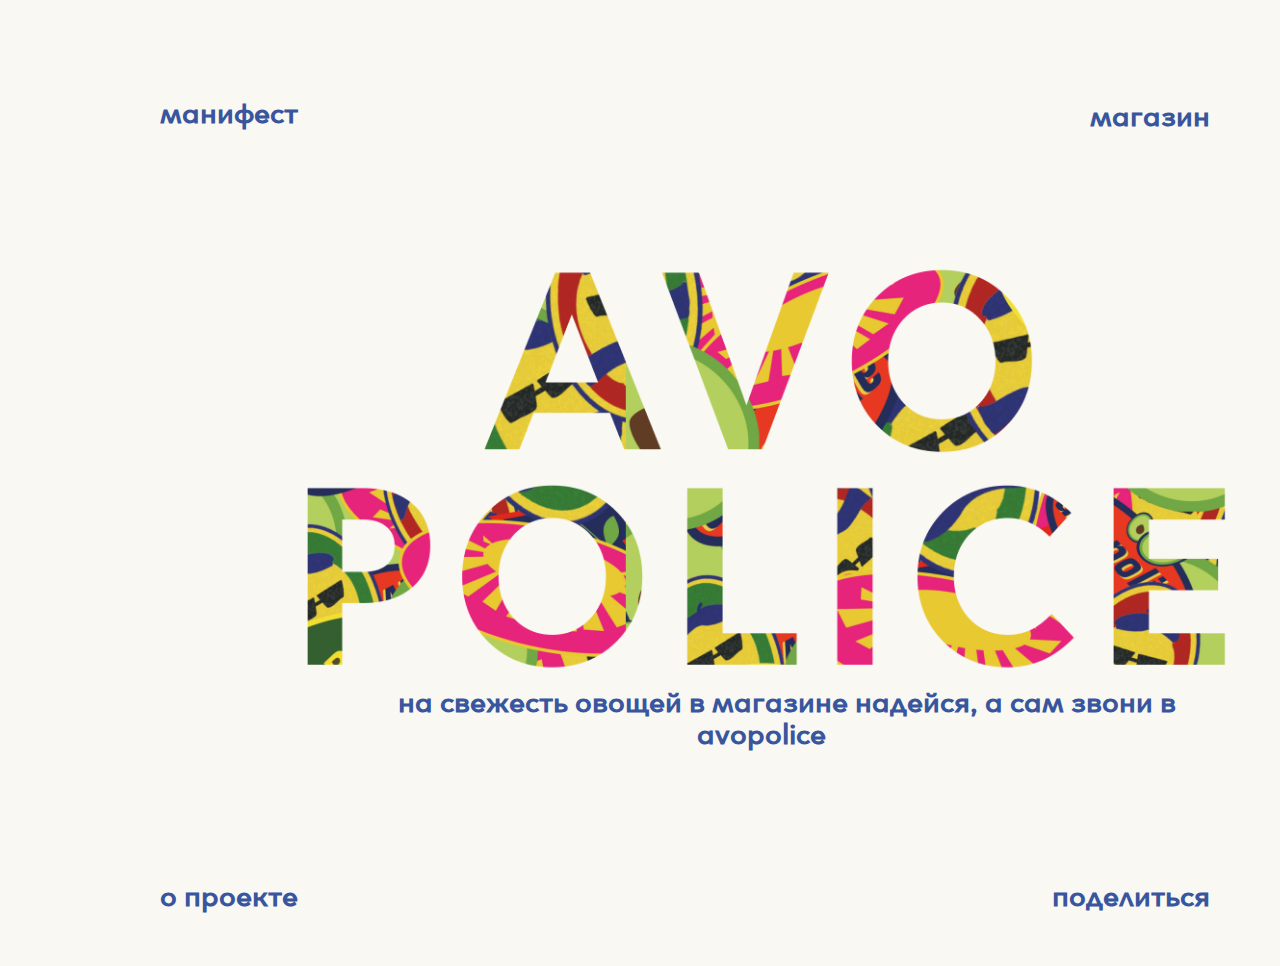
<file: index.html>
<!DOCTYPE html>
<html lang="ru">
<head>
    <meta charset="UTF-8">
    <meta name="viewport" content="width=device-width, initial-scale=1.0">
    <title>Avopolice check</title>
    <link rel="stylesheet" href="styles/main.css">
</head>
 <body>
    <div class="wrapper">
      <div class="info">
        <h2>
        <div class="menu_top">
          <a class="manifesto" href="PAGES/manifesto.html">манифест</a>
          <div class="shop">
          <a href="PAGES/shop.html">магазин</a>
          </div>
          <!-- <a class="shop" href="PAGES/manifesto.html">магазин</a> -->
        </div>
        <div class="menu_bottom">
          <a class="project" href="PAGES/aboutproject.html">о проекте</a>
          <a class="share" href="PAGES/share.html">поделиться</a>
        </div>
        </h2>
      </div>
      <div class="img_menu">
        <div class="logo_and_phrase">
          <img class="avopolice" src="img/AVO.png" alt="">
          <h2 id="phrase">
              <a id="phrase">на свежесть овощей в магазине надейся, а сам звони в avopolice</a>
          </h2>
        </div>
      </div>
    </div>
    <di v id="canvas"></div>
    <scricpt src="js/p5.min.js"></script>
    <scripct src="js/sketch_index.js"></script>
 </body>
</html>
</file>
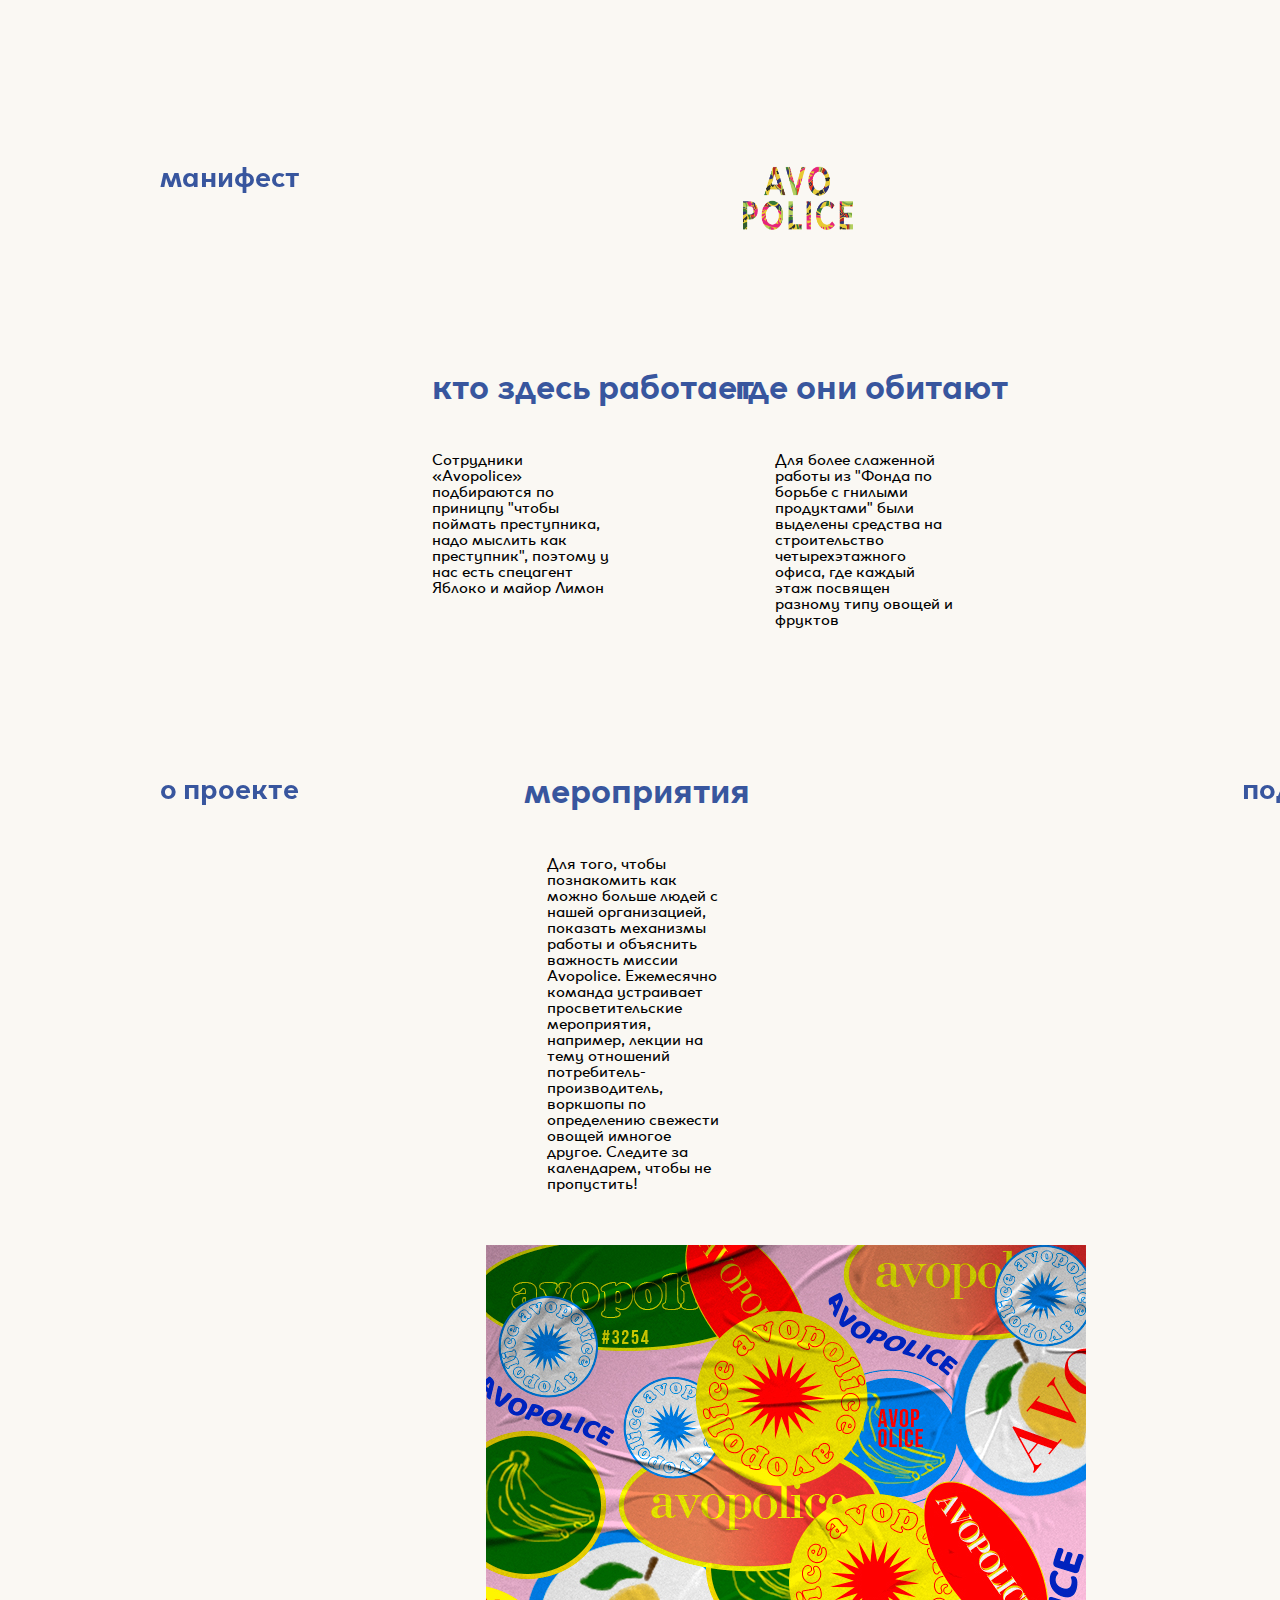
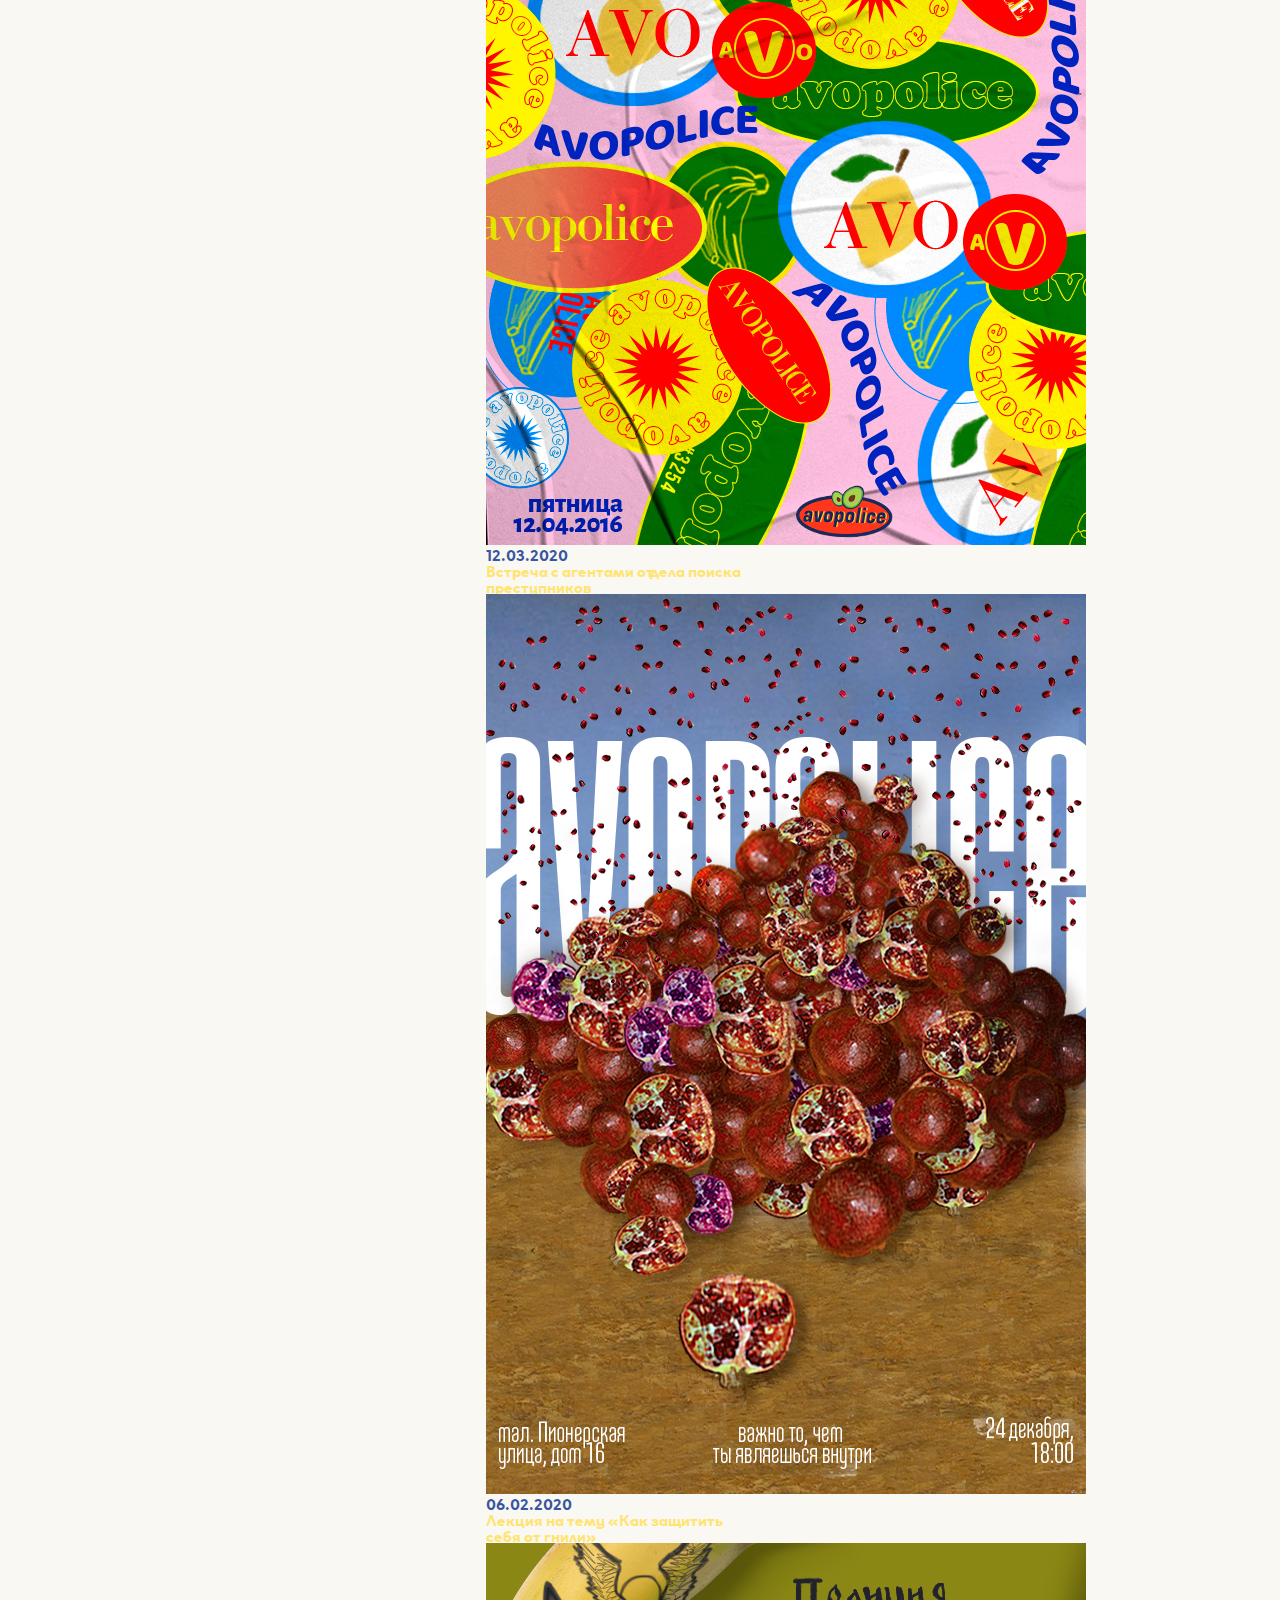
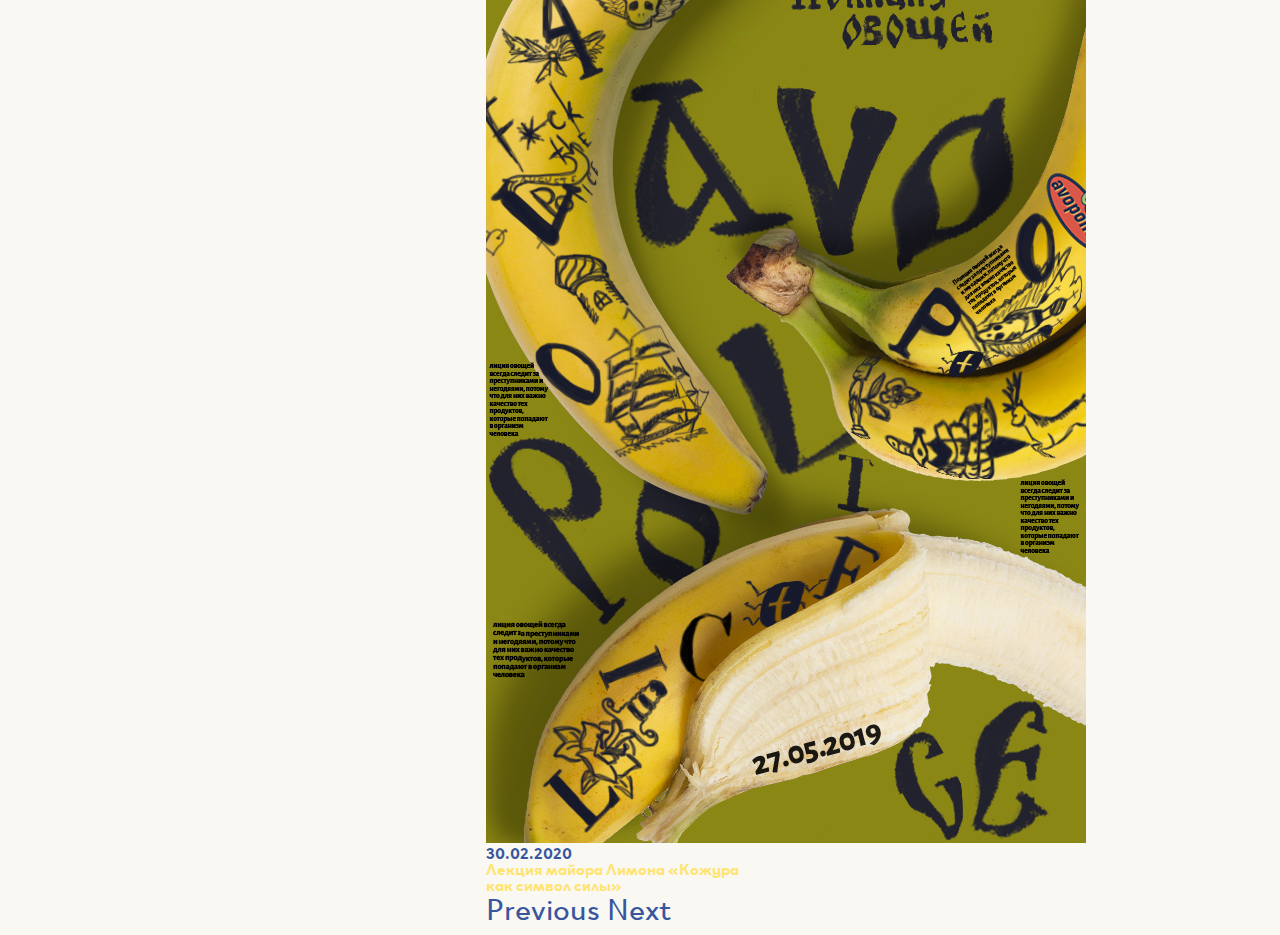
<file: PAGES/aboutproject.html>
<!DOCTYPE html>
<html lang="ru">
<head>
    <meta charset="UTF-8">
    <meta name="viewport" content="width=device-width, initial-scale=1.0">
    <meta http-equiv="Content-Type" content="text/html; charset=utf-8" />
    <title>Avopolice check</title>
    <link rel="stylesheet" href="https://stackpath.bootstrapcdn.com/bootstrap/4.5.0/css/bootstrap.min.css" integrity="sha384-9aIt2nRpC12Uk9gS9baDl411NQApFmC26EwAOH8WgZl5MYYxFfc+NcPb1dKGj7Sk" crossorigin="anonymous">
    <link rel="stylesheet" href="../styles/aboutproject.css">
</head>
 <body>
      <div class="grid_wrapper">
        <div class="wrapper">
          <div class="info">
            <h2>
            <div class="menu_top">
              <a class="manifesto" href="manifesto.html">манифест</a>
              <div class="menu_logo">
                <p><a href="../index.html"><img id="super_logo" src="../img/AVO.png"  class="menu_logo_img"></a></p>

              </div>
              <div class="shop">
              <a href="../PAGES/shop.html">магазин</a>
              </div>
              <!-- <a class="shop" href="PAGES/manifesto.html">магазин</a> -->
            </div>
            <div class="menu_bottom">
              <a class="project" href="../PAGES/aboutproject.html">о проекте</a>
              <a class="share" href="../PAGES/share.html">поделиться</a>
            </div>
            </h2>
          </div>
        </div>
      </div>

              <div class="row_manifesto">
                <div class="block_1">
                    <div class="number">
                      <h2 id="item_number" >кто здесь работает</h2>
                    </div>

                      <div class="number_text">
                       <p id="">Сотрудники «Avopolice» подбираются по приницпу "чтобы поймать преступника, надо мыслить как преступник", поэтому у нас есть спецагент Яблоко и майор Лимон</p>
                     </div>
                </div>

                <div class="block_2">
                  <div class="number">
                    <h2 id="item_number" >где они обитают</h2>
                  </div>
                  <div class="number_text">
                   <p>Для более слаженной работы из "Фонда по борьбе с гнилыми продуктами" были выделены средства на строительство четырехэтажного офиса, где каждый этаж посвящен разному типу овощей и фруктов</p>
                 </div>
               </div>

                <div class="block_3">
                  <div class="number">
                    <h2 id="item_number" >мероприятия</h2>
                  </div>

                  <div class="number_text">
                   <p> Для того, чтобы познакомить как можно больше людей с нашей организацией, показать механизмы работы и объяснить важность миссии Avopolice. Ежемесячно команда устраивает просветительские мероприятия, например, лекции на тему  отношений потребитель-производитель, воркшопы по определению свежести овощей имногое другое. Следите за календарем, чтобы не пропустить! </p>
                 </div>
                </div>
            </div>

          <div class="poster_gallery">
            <div id="carouselExampleCaptions" class="carousel slide" data-ride="carousel">
                  <ol class="carousel-indicators">
                    <li data-target="#carouselExampleCaptions" data-slide-to="0" class="active"></li>
                    <li data-target="#carouselExampleCaptions" data-slide-to="1"></li>
                    <li data-target="#carouselExampleCaptions" data-slide-to="2"></li>
                  </ol>
                  <div class="carousel-inner">
                    <div class="carousel-item active">
                      <img src="../img/poster1.jpg" class="d-block w-100" class="pages" alt="...">
                      <div class="carousel-caption d-none d-md-block">
                        <h5>12.03.2020</h5>
                        <p>Встреча с агентами отдела поиска преступников</p>
                      </div>
                    </div>
                    <div class="carousel-item">
                      <img src="../img/poster2.jpg" class="d-block w-100" class="pages" alt="...">
                      <div class="carousel-caption d-none d-md-block">
                        <h5>06.02.2020</h5>
                        <p>Лекция на тему «Как защитить себя от гнили»</p>
                      </div>
                    </div>
                    <div class="carousel-item">
                      <img src="../img/poster3.jpg" class="d-block w-100" class="pages" alt="...">
                      <div class="carousel-caption d-none d-md-block">
                        <h5>30.02.2020</h5>
                        <p>Лекция майора Лимона «Кожура как символ силы»</p>
                      </div>
                    </div>
                  </div>
                  <a class="carousel-control-prev" href="#carouselExampleCaptions" role="button" data-slide="prev">
                    <span class="carousel-control-prev-icon" aria-hidden="true"></span>
                    <span class="sr-only">Previous</span>
                  </a>
                  <a class="carousel-control-next" href="#carouselExampleCaptions" role="button" data-slide="next">
                    <span class="carousel-control-next-icon" aria-hidden="true"></span>
                    <span class="sr-only">Next</span>
                  </a>
              </div>
          </div>





    <!-- <div id="canvas"></div> -->
    <script src="../javascript/manifesto.js" charset="utf-8"></script>
    <script src="https://code.jquery.com/jquery-3.5.1.slim.min.js" integrity="sha384-DfXdz2htPH0lsSSs5nCTpuj/zy4C+OGpamoFVy38MVBnE+IbbVYUew+OrCXaRkfj" crossorigin="anonymous"></script>
<script src="https://cdn.jsdelivr.net/npm/popper.js@1.16.0/dist/umd/popper.min.js" integrity="sha384-Q6E9RHvbIyZFJoft+2mJbHaEWldlvI9IOYy5n3zV9zzTtmI3UksdQRVvoxMfooAo" crossorigin="anonymous"></script>
<script src="https://stackpath.bootstrapcdn.com/bootstrap/4.5.0/js/bootstrap.min.js" integrity="sha384-OgVRvuATP1z7JjHLkuOU7Xw704+h835Lr+6QL9UvYjZE3Ipu6Tp75j7Bh/kR0JKI" crossorigin="anonymous"></script>
 </body>
</file>
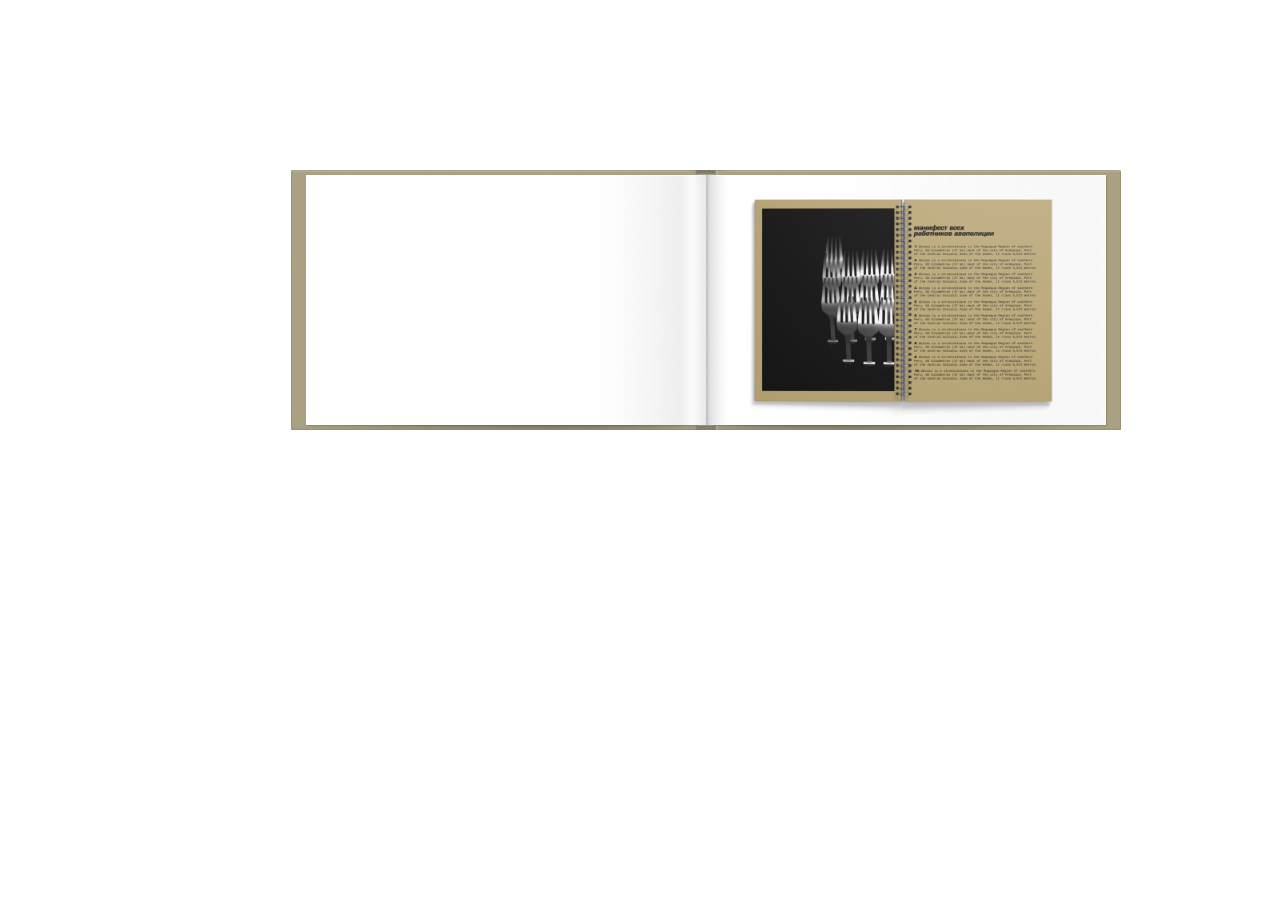
<file: PAGES/book.html>
<!DOCTYPE html>
<html>
    <head>
		<meta http-equiv="Content-Type" content="text/html; charset=utf-8" />
		<link rel="stylesheet" href="../styles/book.css">
	</head>
	<body>
		<div id="book">
			<canvas id="pageflip-canvas"></canvas>
			<div id="pages">
				<section style="z-index: 1">
					<div>
						<img id="bookpage" src="../img/book1.png" alt="">
					</div>
				</section>
				<section style="z-index: 2">
					<div>
						<img id="bookpage" src="../img/Book2.png" alt="">
					</div>
				</section>
				<section style="z-index: 3">
					<div>
						<img id="bookpage" src="../img/book3.png" alt="">
					</div>
				</section>
				<section style="z-index: 4">
					<div>
					<img id="bookpage" src="../img/Book4.png" alt="">
					</div>
				</section>
			</div>
		</div>
	 <script src="../javascript/book.js" charset="utf-8"></script>
	</body>
<html>
</file>
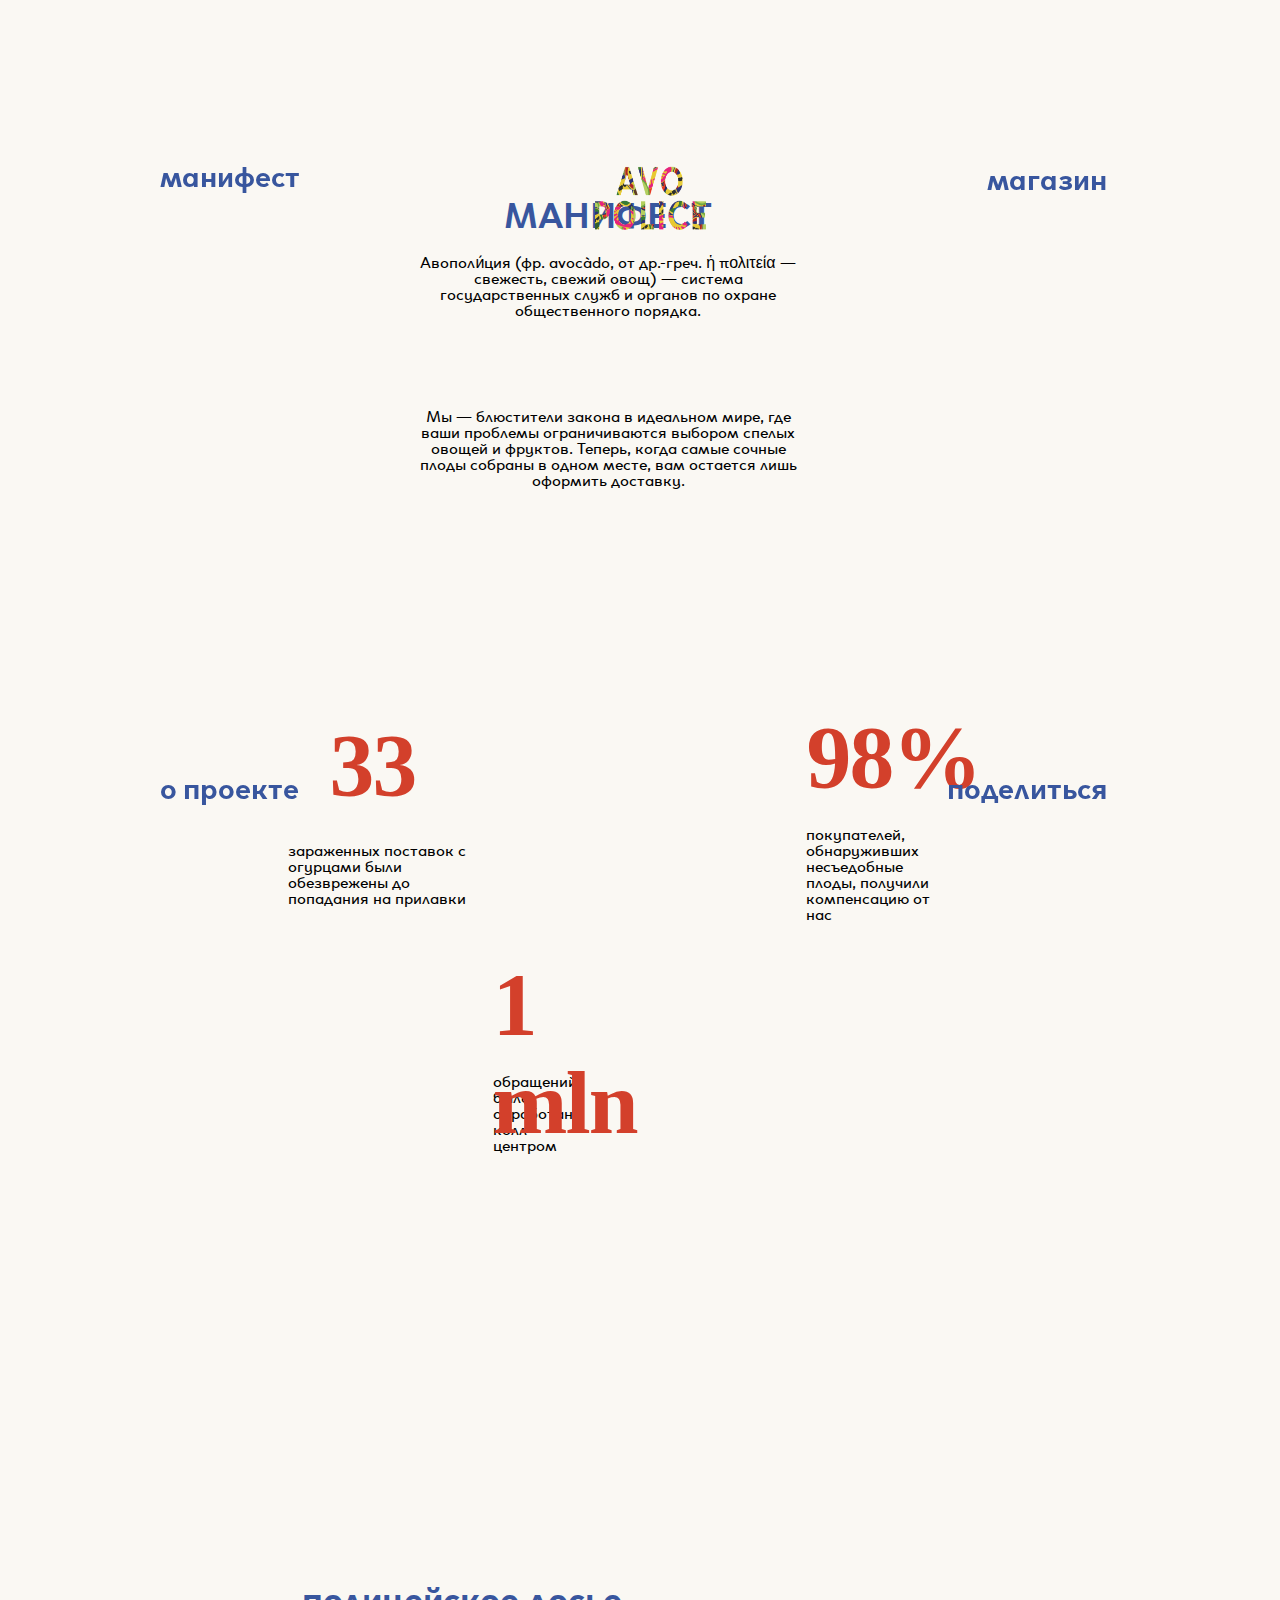
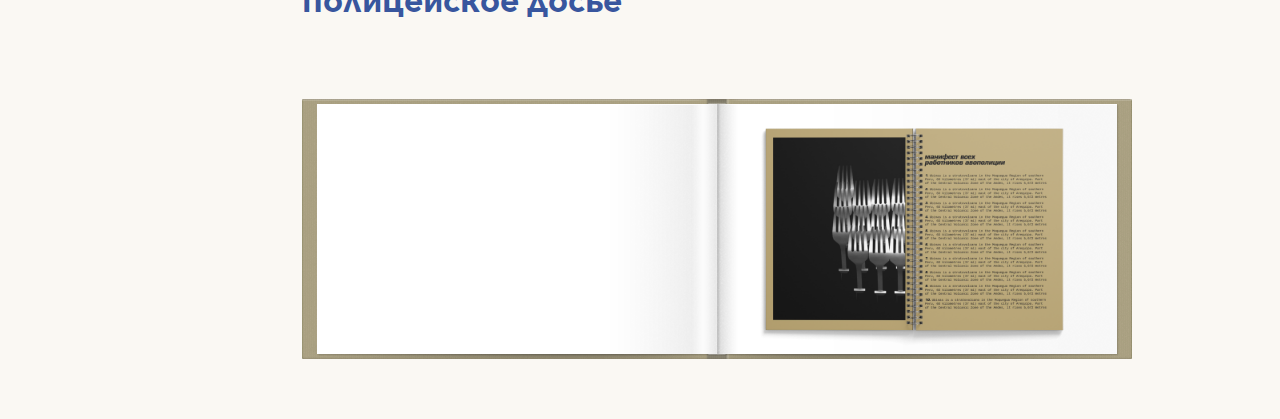
<file: PAGES/manifesto.html>
<!DOCTYPE html>
<html lang="ru">
<head>
    <meta charset="UTF-8">
    <meta name="viewport" content="width=device-width, initial-scale=1.0">
    <meta http-equiv="Content-Type" content="text/html; charset=utf-8" />
    <title>Avopolice check</title>
    <link rel="stylesheet" href="../styles/manifesto.css">
    <link rel="stylesheet" href="../styles/book.css">
</head>
 <body>
      <div class="grid_wrapper">
        <div class="wrapper">
          <div class="info">
            <h2>
            <div class="menu_top">
              <a class="manifesto" href="manifesto.html">манифест</a>
              <div class="menu_logo">
                <p><a href="../index.html"><img id="super_logo" src="../img/AVO.png"  class="menu_logo_img"></a></p>

              </div>
              <div class="shop">
              <a href="../PAGES/shop.html">магазин</a>
              </div>
              <!-- <a class="shop" href="PAGES/manifesto.html">магазин</a> -->
            </div>
            <div class="menu_bottom">
              <a class="project" href="../PAGES/aboutproject.html">о проекте</a>
              <a class="share" href="../PAGES/share.html">поделиться</a>
            </div>
            </h2>
          </div>
        </div>
      </div>
            <div class="content_manifesto">
              <div class="rules">
                <h2>МАНИФЕСТ</h2>
                <p id="manifesto_1">Авополи́ция (фр. avocàdo, от др.-греч. ἡ πολιτεία — свежесть, свежий овощ) — система государственных служб и органов по охране общественного порядка.</p>
                <p id="manifesto_2">Мы — блюстители закона в идеальном мире, где ваши проблемы ограничиваются выбором спелых овощей и фруктов.  Теперь, когда самые сочные плоды собраны в одном месте, вам остается лишь оформить доставку.</p>
              </div>

              <div class="row_manifesto">
                <div class="block_1">
                    <div class="number">
                      <h1 id="item_number" >33</h1>
                    </div>

                      <div class="number_text">
                       <p id="">зараженных поставок с огурцами были обезврежены до попадания на прилавки</p>
                     </div>
                </div>

                <div class="block_2">
                  <div class="number">
                    <h1 id="item_number" >98%</h1>
                  </div>
                  <div class="number_text">
                   <p>покупателей, обнаруживших несъедобные плоды, получили компенсацию от нас</p>
                 </div>
               </div>

                <div class="block_3">
                  <div class="number">
                    <h1 id="item_number" >1 mln</h1>
                  </div>

                  <div class="number_text">
                   <p>обращений было обработано колл-центром</p>
                 </div>
                </div>
            </div>

            <div id="book">
              <h2 id="book_type">полицейское досье</h2>
              <canvas id="pageflip-canvas"></canvas>
              <div id="pages">
                <section style="z-index: 1">
                  <div>
                    <img id="bookpage" src="../img/book1.png" alt="">
                  </div>
                </section>
                <section style="z-index: 2">
                  <div>
                    <img id="bookpage" src="../img/Book2.png" alt="">
                  </div>
                </section>
                <section style="z-index: 3">
                  <div>
                    <img id="bookpage" src="../img/book3.png" alt="">
                  </div>
                </section>
                <section style="z-index: 4">
                  <div>
                  <img id="bookpage" src="../img/Book4.png" alt="">
                  </div>
                </section>
              </div>
            </div>



    <!-- <div id="canvas"></div> -->
    <script src="../javascript/book.js" charset="utf-8"></script>
    <script src="../javascript/manifesto.js" charset="utf-8"></script>

 </body>
</file>
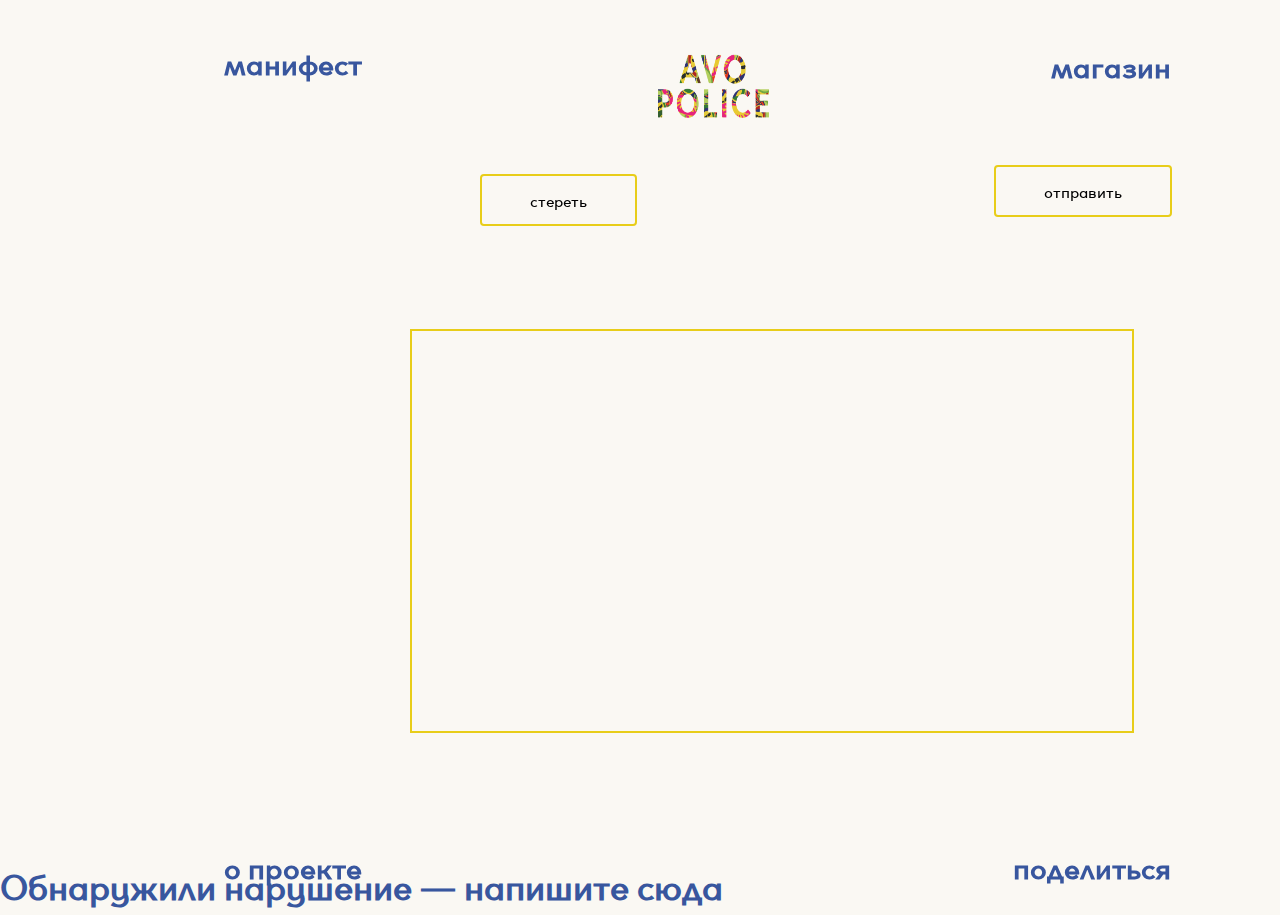
<file: PAGES/share.html>
<!DOCTYPE html>
<html lang="ru">
<head>
    <meta charset="UTF-8">
    <meta name="viewport" content="width=device-width, initial-scale=1.0">
    <title>Avopolice check</title>
    <link rel="stylesheet" href="../styles/share.css">
    <script src="../javascript/share.js"></script>
</head>
 <body>
      <div class="grid">
        <div class="wrapper">
          <div class="info">
            <h2>
            <div class="menu_top">
              <a class="manifesto" href="../PAGES/manifesto.html">манифест</a>
              <div class="menu_logo">
                <p><a href="../index.html"><img id="super_logo" src="../img/AVO.png"  class="menu_logo_img"></a></p>

              </div>
              <div class="menu_shop">
              <a href="../PAGES/shop.html">магазин</a>
              </div>
              <!-- <a class="shop" href="PAGES/manifesto.html">магазин</a> -->
            </div>
            <div class="menu_bottom">
              <a class="project" href="../PAGES/aboutproject.html">о проекте</a>
              <a class="share" href="../PAGES/share.html">поделиться</a>
            </div>
            </h2>
          </div>
        </div>
      </div>
      <div class="type_section">
          <h2 id="share_type">Обнаружили нарушение — напишите сюда</h2>
      </div>
        <div class="questions_section">
          <div class="button">
              <p id="block1" >стереть</p>
          </div>
          <div class="button">
              <p id="block2" >отправить</p>
          </div>
      </div>

      <!-- <div class="my-modal is-hidden">
      <p class="window_text" >Вы уверены,
                    что хотите совершить покупку?
      </div> -->

        <!-- <div class="pepper_red">
          <img  class="pepper_red" src="../img/1x/pepper.png" alt="">
        </div> -->

          <div id="canvas">
            <script src="../javascript/p5.min.js"></script>
          </div>

 </body>
</html>
</file>
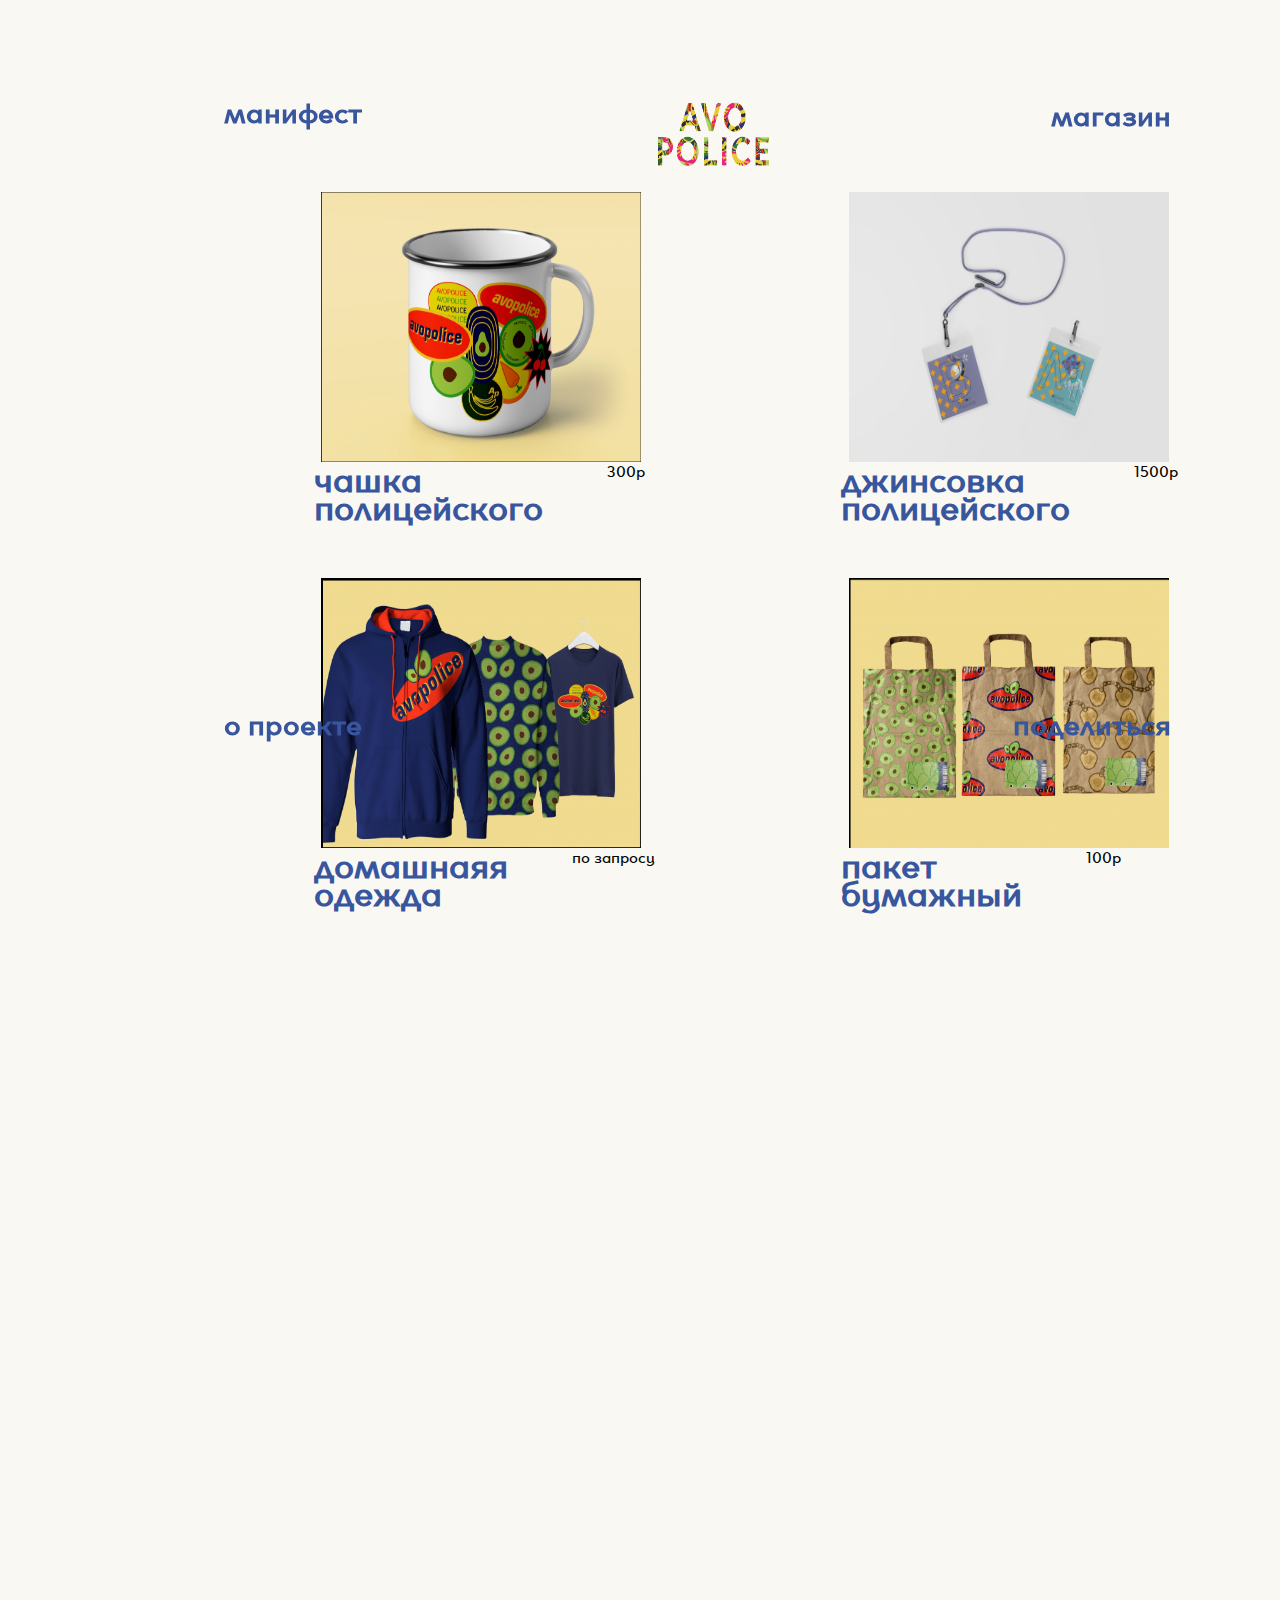
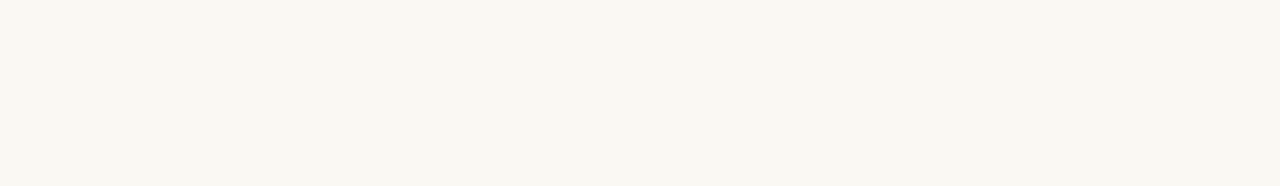
<file: PAGES/shop.html>
<!DOCTYPE html>
<html lang="ru">
<head>
    <meta charset="UTF-8">
    <meta name="viewport" content="width=device-width, initial-scale=1.0">
    <title>Avopolice check</title>
    <link rel="stylesheet" href="../styles/shop.css">
</head>
 <body>
      <div class="grid">
        <div class="wrapper">
          <div class="info">
            <h2>
              <div class="menu_top">
                <a class="manifesto" href="../PAGES/manifesto.html">манифест</a>
                <div class="menu_logo">
                  <p><a href="../index.html"><img id="super_logo" src="../img/AVO.png"  class="menu_logo_img"></a></p>

                </div>
                <div class="menu_shop">
                <a href="../PAGES/shop.html">магазин</a>
                </div>
                <!-- <a class="shop" href="PAGES/manifesto.html">магазин</a> -->
              </div>
              <div class="menu_bottom">
                <a class="project" href="../PAGES/aboutproject.html">о проекте</a>
                <a class="share" href="../PAGES/share.html">поделиться</a>
            </div>
            </h2>
          </div>
        </div>
      </div>
<div class="shop">
    <div class="row_1">
      <div class="block_1">
        <div class="picture">
          <img id="item_img" src="../img/shop/1.jpg" alt="">
        </div>
        <div class="item_info">
          <div class="name">
          <h2>чашка полицейского</h2>
          </div>
          <div class="cost">
            <p>300p</p>
            <!-- <h2>300р</h2> -->
          </div>
        </div>
      </div>
      <div class="block_2">
        <div class="picture">
          <img id="item_img" src="../img/shop/2.jpg" alt="">
        </div>
        <div class="item_info">
          <div class="name">
          <h2>джинсовка полицейского</h2>
          </div>
          <div class="cost">
            <p>1500р</p>
            <!-- <h2>1500р</h2> -->
          </div>
        </div>
      </div>

      <div class="block_3">
        <div class="picture">
          <img id="item_img" src="../img/shop/3_.jpg" alt="">
        </div>
        <div class="item_info">
          <div class="name">
          <h2>домашнаяя одежда</h2>
          </div>
          <div class="cost">
            <p>по запросу</p>
            <!-- <h2>по запросу</h2> -->
          </div>
        </div>
      </div>

      <div class="block_4">
        <div class="picture">
          <img id="item_img" src="../img/shop/4.jpg" alt="">
        </div>
        <div class="item_info">
          <div class="name">
          <h2>пакет бумажный</h2>
          </div>
          <div class="cost">
            <p>100р</p>
            <!-- <h2>100р</h2> -->
          </div>
        </div>
      </div>
    </div>
</div>

 </body>
</html>
</file>
<file: styles/book.css>
/* body, h2, p {
	margin: 0;
	padding: 0;
} */


#book {
	background: url(../img/book.png) no-repeat;
	position: absolute;
	width: 861px;
	height: 260px;
	left: 73%;
	top: 50%;
	margin-left:  -40rem;
	margin-top: 170px;
	position: relative;
}

#pages section {
	background: url("../img/paper.png") no-repeat;
	display: block;
	width: 400px;
	height: 250px;
	position: absolute;
	left: 415px;
	top: 5px;
	overflow: hidden;
}

#bookpage {
  display: block;
  width: 400px;
  height: 250px;
  font-size: 12px;
}

	#pages section>div {
		display: block;
		width: 400px;
		height: 250px;
		font-size: 12px;
	}
	#pages section p,
	#pages section h2 {
		padding: 3px 35px;
		line-height: 1.4em;
		text-align: justify;
	}
	#pages section h2{
		margin: 15px 0 10px;
	}

#pageflip-canvas {
	position: absolute;
  top: -60px;
  left: -60px;
	z-index: 100;
}

@media (min-width: 1440px){
	#book {
		left: 64%;
	}
}
</file>
<file: styles/main.css>
@import "reset.css";
@import "fonts.css";

body {
    background-color: #FAF8F3;
    font-family: 'TryClother', sans-serif;
    overflow-x: hidden;
    overflow-y: hidden;
    mar gin: 230px;
    margin-left: auto;
    margin-right: auto;
}

h2 {
    font-family: 'TryClother';
    font-style: normal;
    font-weight: bold;
    font-size: 36px;
    line-height: 78.7%;
    color: #38569E;
}

.grid {
    /* grid-template-columns: [left-gutter] 1fr [wrapper] 12fr [right-gutter] 1fr;
    grid-gap: 1vw; */
    display: grid;
    grid-gap: 100px 50px;
    grid-template-columns: 1fr 350px 350px 1fr;
    width: 97vw;
    margin: 20rem 10rem;
}


a {
    font-size: 30px;
    text-decoration: none;
    color: #38569E;
}

a:hover {
    color: #EDB63F;
    text-decoration: none;
}

a:active {
    color: #FF5858;
    text-underline-position: under;
}

.img_menu a {
     color: #38569E;
     text-decoration: none;
}

.wrapper {
    width: 100vw;
    height: 100vh;
}

.info {
    width: 82vw;
    height: 86vh;
    padding: 6rem 10rem;
    display: flex;
    flex-direction: column;
    justify-content: space-between;
}

.menu_top {
    display: flex;
    wi dth: 23vw;
    justify-content: space-between;
}

.menu_bottom {
    display: flex;
    justify-content: space-between;
    margin-top: 47rem;
    wid th: 20vw;
}

.img_menu {
    width: 65rem;
    height: 33rem;
    display: flex;
    padding: 17rem 20rem;
    margin-top: -123vh;
    margin-left: -13vw;
}

.logo_and_phrase {
    width: 130vw;
    height: 48vh;
    padding: 6rem 12rem;
    display: flex;
    flex-direction: column;
    margin-left: -4rem;
}

 .avopolice {
   width: 60rem;
   height: 30rem;
   align-items: center;

}

.img_menu a {
    color: #38569E;
    text-decoration: none;
    position: relative;
    padding-left: 4vw;
}

#phrase {
    text-align: center;
}

@media (max-width: 1240px) {
  .info {
    width: 73vw;
    height: 86vh;
    padding: 6rem 6rem;
    display: flex;
    flex-direction: column;
    justify-content: space-between;
      }

    .img_menu {
      margin-left: -29vw;
    }


}

@media (max-width: 1440px) {
  .img_menu {
  left: 321px;
  }

  .menu_top {
   width: none;
 }
}

@media (min-width: 1600px) {
  .logo_and_phrase {
    padding: 6rem 20rem;
  }
}
</file>
<file: styles/aboutproject.css>
@import "reset.css";
@import "fonts.css";

body {
    background-color: #FAF8F3;
    font-family: 'TryClother', sans-serif;
    overflow-x: hidden;
    mar gin: 230px;
    margin-left: auto;
    margin-right: auto;
    /* width: 50rem; */
}

h1 {
font-family: 'TRY Clother';
font-style: normal;
font-weight: bold;
font-size: 7vw;
line-height: 110.7%;
/* or 297px */

letter-spacing: -0.02em;

color: #D3402B;
}

h2 {
    font-family: 'TryClotherBold';
    font-style: normal;
    font-weight: bold;
    font-size: 36px;
    line-height: 78.7%;
    color: #38569E;
}

.grid {
    /* grid-template-columns: [left-gutter] 1fr [wrapper] 12fr [right-gutter] 1fr;
    grid-gap: 1vw; */
    display: grid;
    grid-gap: 100px 67px;
    grid-template-columns: 1fr 350px 350px 1fr;
    width: 101vw;
    margin: 6rem 0rem;
}


a {
    font-size: 30px;
    text-decoration: none;
    color: #38569E;
}

a:hover {
    color: #EDB63F;
    text-decoration: none;
}

a:active {
    color: #FF5858;
    text-underline-position: under;
}

.img_menu a {
     color: #38569E;
     text-decoration: none;
}

.wrapper {
    width: 96vw;
    height: 11vh;
}

.info {
  width: 97vw;
  height: 68vh;
  padding: 10rem 10rem;
  display: flex;
  flex-direction: column;
  justify-content: space-between;
  position: fixed;
  z-index: 10;
}

h5 {
  font-family: 'TryClotherBold';
  font-style: normal;
  font-weight: normal;
  color: #38569E;
}

.carousel-item p {
  font-family: 'TryClotherBold';
  font-style: normal;
  font-weight: normal;
  color: #FFE471;
}

.menu_top {
    display: flex;
    width: auto;
    justify-content: space-between;
}

.menu_bottom {
    display: flex;
    justify-content: space-between;
    margin-top: 27rem;
}

.menu_logo {
  height: 20vh;
  width: 20vw;
}

#super_logo {
      height: 8vh;
      width: 9vw;
      margin-left: 6vw;
}



.img_menu {
    width: 65rem;
    height: 33rem;
    display: flex;

    /* margin-top: -2px; */
    /* position: absolute; */
    margin-: 59vh;
    padding: 17rem 20rem;
    margin-top: -123vh;
    margin-left: -7vw;
}

.content_manifesto {
      margin-top: -36rem;
      width: 27rem;
      display: grid;
      grid-gap: 3rem;
      grid-auto-columns: 6fr;
      grid-template-rows: 16fr 69fr;
      margin-left: 8rem;
      padding: 0rem 14rem 0rem 10rem;
}

.rules {
    height: 12rem;
    width: 24rem;
    margin-left: 10vw;
}

.rules h2 {
  text-align: center;
}

.pages {
  height: 10vh;
  width: 10vw;
}

.carousel-item {
  width: 20vw;
}
#manifesto_1 {
  text-align: center;
  margin-top: 3vh;
}

#manifesto_2 {
  margin-top: 10vh;
  text-align: center;
}

.poster_gallery {
  padding: 1vw 54vh;
  margin-top: -38vh;
}

.row_manifesto {
  padding: 0rem 27rem;
      display: grid;
      grid-template-columns: 24% 33%;
      grid-row-gap: 15vw;
      grid-column-gap: 17vw;
      grid-template-areas:
          "block_1"
          "block_2"
          "block_3"
          "block_4";
}

.block_1 {
  display: grid;
  grid-template-rows: 0fr 0fr;
  grid-template-areas:
    "picture"
    "item_info";
}

.block_1 #item_number {
    height: 9vh;
    width: 26vw;
    margin-top: 30vh;
    margin-left: -2vw;
}
.number {
  position: relative;
  display: flex;
  align-items: center;
  justify-content: center;
}

.number p {
  width: 18vw;
}

.number_text {
  width: 28vw;
      display: grid;
      grid-template-columns: 1fr 1fr;
      grid-template-areas:
      "name";
}

.block_2 {
    grid-template-rows: 2fr 0fr;
    display: grid;
    text-align: center;
    grid-column-gap: 5vw;
    width: 20vw;
}

.block_2 #item_number {
    height: 13vh;
    width: 25vw;
    margin-top: 30vh;
    margin-left: -11vw;
}

.block_2 .number_text {

    margin-top: -4vh;
    text-align: left;
    margin-left: 2vw;
}

.block_3 {
  margin-left: 16vw;
}

.block_3 #number {
  width: 19vw;
}

#item_number h2 {
  height: 13vh;
    width: 25vw;
    margin-top: 30vh;
    margin-left: -11vw;
}

#item_number {
  height: 13vh;
  width: 25vw;
  margin-top: 30vh;
}

.block_3 #item_number {
    margin-top: -5vh;
    margin-left: 0vw;
    width: 20vw;
}

.block_3 .number_text {
  margin-left: -7vw;
  margin-top: -4vh;
}
</file>
<file: styles/manifesto.css>
@import "reset.css";
@import "fonts.css";

body {
    background-color: #FAF8F3;
    font-family: 'TryClother', sans-serif;
    overflow-x: hidden;
    mar gin: 230px;
    margin-left: auto;
    margin-right: auto;
    /* width: 50rem; */
}

h1 {
font-family: 'TRY Clother';
font-style: normal;
font-weight: bold;
font-size: 7vw;
line-height: 110.7%;
/* or 297px */

letter-spacing: -0.02em;

color: #D3402B;
}

h2 {
    font-family: 'TryClotherBold';
    font-style: normal;
    font-weight: bold;
    font-size: 36px;
    line-height: 78.7%;
    color: #38569E;
}

.grid {
    /* grid-template-columns: [left-gutter] 1fr [wrapper] 12fr [right-gutter] 1fr;
    grid-gap: 1vw; */
    display: grid;
    grid-gap: 100px 67px;
    grid-template-columns: 1fr 350px 350px 1fr;
    width: 101vw;
    margin: 6rem 0rem;
}


a {
    font-size: 30px;
    text-decoration: none;
    color: #38569E;
}

a:hover {
    color: #EDB63F;
    text-decoration: none;
}

a:active {
    color: #FF5858;
    text-underline-position: under;
}

.img_menu a {
     color: #38569E;
     text-decoration: none;
}

.wrapper {
    width: 96vw;
    height: 86vh;
}

.info {
  width: 74vw;
  height: 68vh;
  padding: 10rem 10rem;
  display: flex;
  flex-direction: column;
  justify-content: space-between;
  position: fixed;
  z-index: 10;
}


.menu_top {
    display: flex;
    width: auto;
    justify-content: space-between;
}

.menu_bottom {
    display: flex;
    justify-content: space-between;
    margin-top: 27rem;
}

.menu_logo {
  height: 20vh;
  width: 20vw;
}

#super_logo {
      height: 8vh;
      width: 9vw;
      margin-left: 6vw;
}



.img_menu {
    width: 65rem;
    height: 33rem;
    display: flex;

    /* margin-top: -2px; */
    /* position: absolute; */
    margin-: 59vh;
    padding: 17rem 20rem;
    margin-top: -123vh;
    margin-left: -7vw;
}

.content_manifesto {
      margin-top: -36rem;
      width: 27rem;
      display: grid;
      grid-gap: 3rem;
      grid-auto-columns: 6fr;
      grid-template-rows: 16fr 69fr;
      margin-left: 8rem;
      padding: 0rem 14rem 0rem 10rem;
}

.rules {
    height: 12rem;
    width: 24rem;
    margin-left: 10vw;
}

.rules h2 {
  text-align: center;
}

#manifesto_1 {
  text-align: center;
  margin-top: 3vh;
}

#manifesto_2 {
  margin-top: 10vh;
  text-align: center;
}

.row_manifesto {
  padding: 0rem 0rem;
      display: grid;
      grid-template-columns: 45% 33%;
      grid-row-gap: 2vw;
      grid-column-gap: 9vw;
      grid-template-areas:
          "block_1"
          "block_2"
          "block_3"
          "block_4";
}

.block_1 {
  display: grid;
  grid-template-rows: 3fr 1fr;
  grid-template-areas:
    "picture"
    "item_info";
}

.number {
  position: relative;
  display: flex;
  align-items: center;
  justify-content: center;
}

.number p {
  width: 18vw;
}

.number_text {
  display: grid;
  grid-template-columns: 1fr 1fr;
  grid-template-areas:
  "name"
   "cost";
}

.block_3 {
  margin-left: 16vw;
}

.block_3 #number {
  width: 19vw;
}


#item_number {
  height: 13vh;
  width: 25vw;
  margin-top: 30vh;
}

.block_3 #item_number {
  margin-top: -5vh;
  margin-left: 0vw;
  width: 20vw;
}
/* .grid {
  display: grid;
  grid-gap: 100px 50px;
  grid-template-columns: 1fr 2fr;
  width: 94vw;
  margin: 2vw 2vw 2vw 2vw;
} */

#book {
    background: url(../img/book.png) no-repeat;
    position: absolute;
    width: 861px;
    height: 260px;
    left: 54%;
    top: 50%;
    margin-top: 170px;
    position: relative;
}

#book_type {
      margin-top: -13vh;
}

@media (min-width: 1440px){
  .content_manifesto {
        padding: 7rem 26rem 0rem 17rem;
}

@media (min-width: 1680px) {
  .rules {
    margin-left: 13vw;
  }
}
</file>
<file: styles/share.css>
@import "reset.css";
@import "fonts.css";

body {
    background-color: #FAF8F3;
    font-family: 'TryClother', sans-serif;
    overflow-x: hidden;
    mar gin: 230px;
    margin-left: auto;
    margin-right: auto;
    overflow-y: hidden;
    /* width: 50rem; */
}

h2 {
    font-family: 'TryClother';
    font-style: normal;
    font-weight: bold;
    font-size: 36px;
    line-height: 78.7%;
    color: #38569E;
    height: 5vh;
}

.grid {
      display: grid;
      grid-gap: 100px 67px;
      grid-template-columns: 1fr 350px 350px 1fr;
      width: 96vw;
      margin: 3rem 0rem;
}


a {
    font-size: 30px;
    text-decoration: none;
    color: #38569E;
}

a:hover {
    color: #EDB63F;
    text-decoration: none;
}

a:active {
    color: #FF5858;
    text-underline-position: under;
}

.img_menu a {
     color: #38569E;
     text-decoration: none;
}

.wrapper {
  width: 96vw;
  height: 86vh;
}

.info {
  width: 74vw;
  padding: 0rem 14rem;
  display: flex;
  flex-direction: column;
  justify-content: space-between;
  position: fixed;
  z-index: 1;
}

.menu_top {
    display: flex;
    width: auto;
    justify-content: space-between;
}

.menu_bottom {
    display: flex;
    justify-content: space-between;
    margin-top: 39rem;
}
.menu_logo {
  height: 20vh;
  width: 20vw;
}

#super_logo {
      height: 8vh;
      width: 9vw;
      margin-left: 6vw;
}



.questions_section {
  margin-top: -51rem;
      margin-left: 6rem;
      width: 27rem;
      padding: 3rem 32rem;
      display: grid;
      grid-template-columns: 30% 39%;
      grid-row-gap: 5vw;
      grid-column-gap: 20vw;
      grid-template-areas:
          "block1"
          "block2";
          z-index: 1;
}

.button {
  z-index: 200;
}


.button p {
  text-align: center;
      display: inline-block;
      box-sizing: border-box;
      font-size: 1rem;
      font-family: 'TryClother';
      padding: 1rem 3rem;
      border-radius: 4px;
      border: 2px solid #E8CD19;
  }

  .button p:hover {
      background: #E8CD19;
  }

  .button p:active {
    background: #E8CD19;
  }

.button #block1 {
    margin-top: 3vh;
    margin-left: -10vw;
}

.button #block2 {
    margin-top: 2vh;
}

#canvas {
  margin-left: 32vw;
      margin-top: -1vh;
      width: 720px;
      height: 400px;
    border: 2px solid #E8CD19;
}

#defaultCanvas0 {
  width: 720px;
  height: 480px;
  margin-left: 32vw;
  margin-top: -41vh;
}

  /* .my-modal {
  position: fixed;
  background-color: #F7FAED;
  width: 40vw;
  height: 40vh;
  z-index: 10;
  border: 10px solid #000C5E;
  box-shadow: 0px 4px 15px #000000;
  border-radius: 27px;
  top: 50%;
  left: 50%;
  transform: translate(-50%, -50%);
  opacity: 1;
  transition: all 800ms ease;
  }

  .my-modal.is-hidden {
    visibility: hidden;
    opacity: 0; */
</file>
<file: styles/shop.css>
@import "reset.css";
@import "fonts.css";

body {
    background-color: #FAF8F3;
    font-family: 'TryClother', sans-serif;
    overflow-x: hidden;
    mar gin: 230px;
    margin-left: auto;
    margin-right: auto;
    /* overflow-y: hidden; */
    /* width: 50rem; */
}

h2 {
    font-family: 'TryClother';
    font-style: normal;
    font-weight: bold;
    font-size: 36px;
    line-height: 78.7%;
    color: #38569E;
}

.grid {
    /* grid-template-columns: [left-gutter] 1fr [wrapper] 12fr [right-gutter] 1fr;
    grid-gap: 1vw; */
    display: grid;
    grid-gap: 100px 67px;
    grid-template-columns: 1fr 350px 350px 1fr;
    width: 101vw;
    margin: 6rem 0rem;
}


a {
    font-size: 30px;
    text-decoration: none;
    color: #38569E;
}

a:hover {
    color: #EDB63F;
    text-decoration: none;
}

a:active {
    color: #FF5858;
    text-underline-position: under;
}

.img_menu a {
     color: #38569E;
     text-decoration: none;
}

.wrapper {
    width: 96vw;
    height: 86vh;
}

.info {
  width: 74vw;
  height: 68vh;
  padding: 0rem 14rem;
  display: flex;
  flex-direction: column;
  justify-content: space-between;
  position: fixed;
  z-index: 1;
}

.menu_top {
    display: flex;
    width: auto;
    justify-content: space-between;
}

.menu_bottom {
    display: flex;
    justify-content: space-between;
    margin-top: 27rem;
}

.menu_logo {
  height: 20vh;
  width: 20vw;
}

#super_logo {
      height: 8vh;
      width: 9vw;
      margin-left: 6vw;
}

#item_img {
    height: 25vh;
    width: 25vw;
}

.img_menu {
    width: 65rem;
    height: 33rem;
    display: flex;

    /* margin-top: -2px; */
    /* position: absolute; */
    margin-: 59vh;
    padding: 17rem 20rem;
    margin-top: -123vh;
    margin-left: -7vw;
}

.shop {
    margin-top: -86vh;
    display: grid;
    grid-template-columns: 1fr 1fr;
    grid-template-rows: 1fr 1fr;
    grid-template-areas:
    "block1" "block2" "block3" "block4"
}

.row_1 {
  padding: 0rem 18rem;
  display: grid;
  grid-template-columns: 45% 45%;
  grid-row-gap: 2vw;
  grid-column-gap: 11vw;
  grid-template-areas:
      "block1"
      "block2"
      "block3"
      "block4";
}

.block_1 {
  display: grid;
  grid-template-rows: 3fr 1fr;
  grid-template-areas:
    "picture"
    "item_info";
}

.block_2 {
  display: grid;
  grid-template-rows: 3fr 1fr;
  grid-template-areas:
      "picture"
      "item_info";
}

.block_3 {
  display: grid;
  grid-template-rows: 3fr 1fr;
  grid-template-areas:
      "picture"
      "item_info";
}

.block_4 {
  display: grid;
  grid-template-rows: 3fr 1fr;
  grid-template-areas:
      "picture"
      "item_info";
}

.picture {
  position: relative;
    display: flex;
    align-items: center;
    justify-content: center;
}

.item_info {
  display: grid;
  grid-template-columns: 1fr 1fr;
  grid-template-areas:
  "name"
   "cost";
}

#item_img {
  height: 30vh;
  width: 25vw;
}

.name {
  margin-left: 2vw;
}

.cost {
  margin-left: 5vw;
}
</file>
